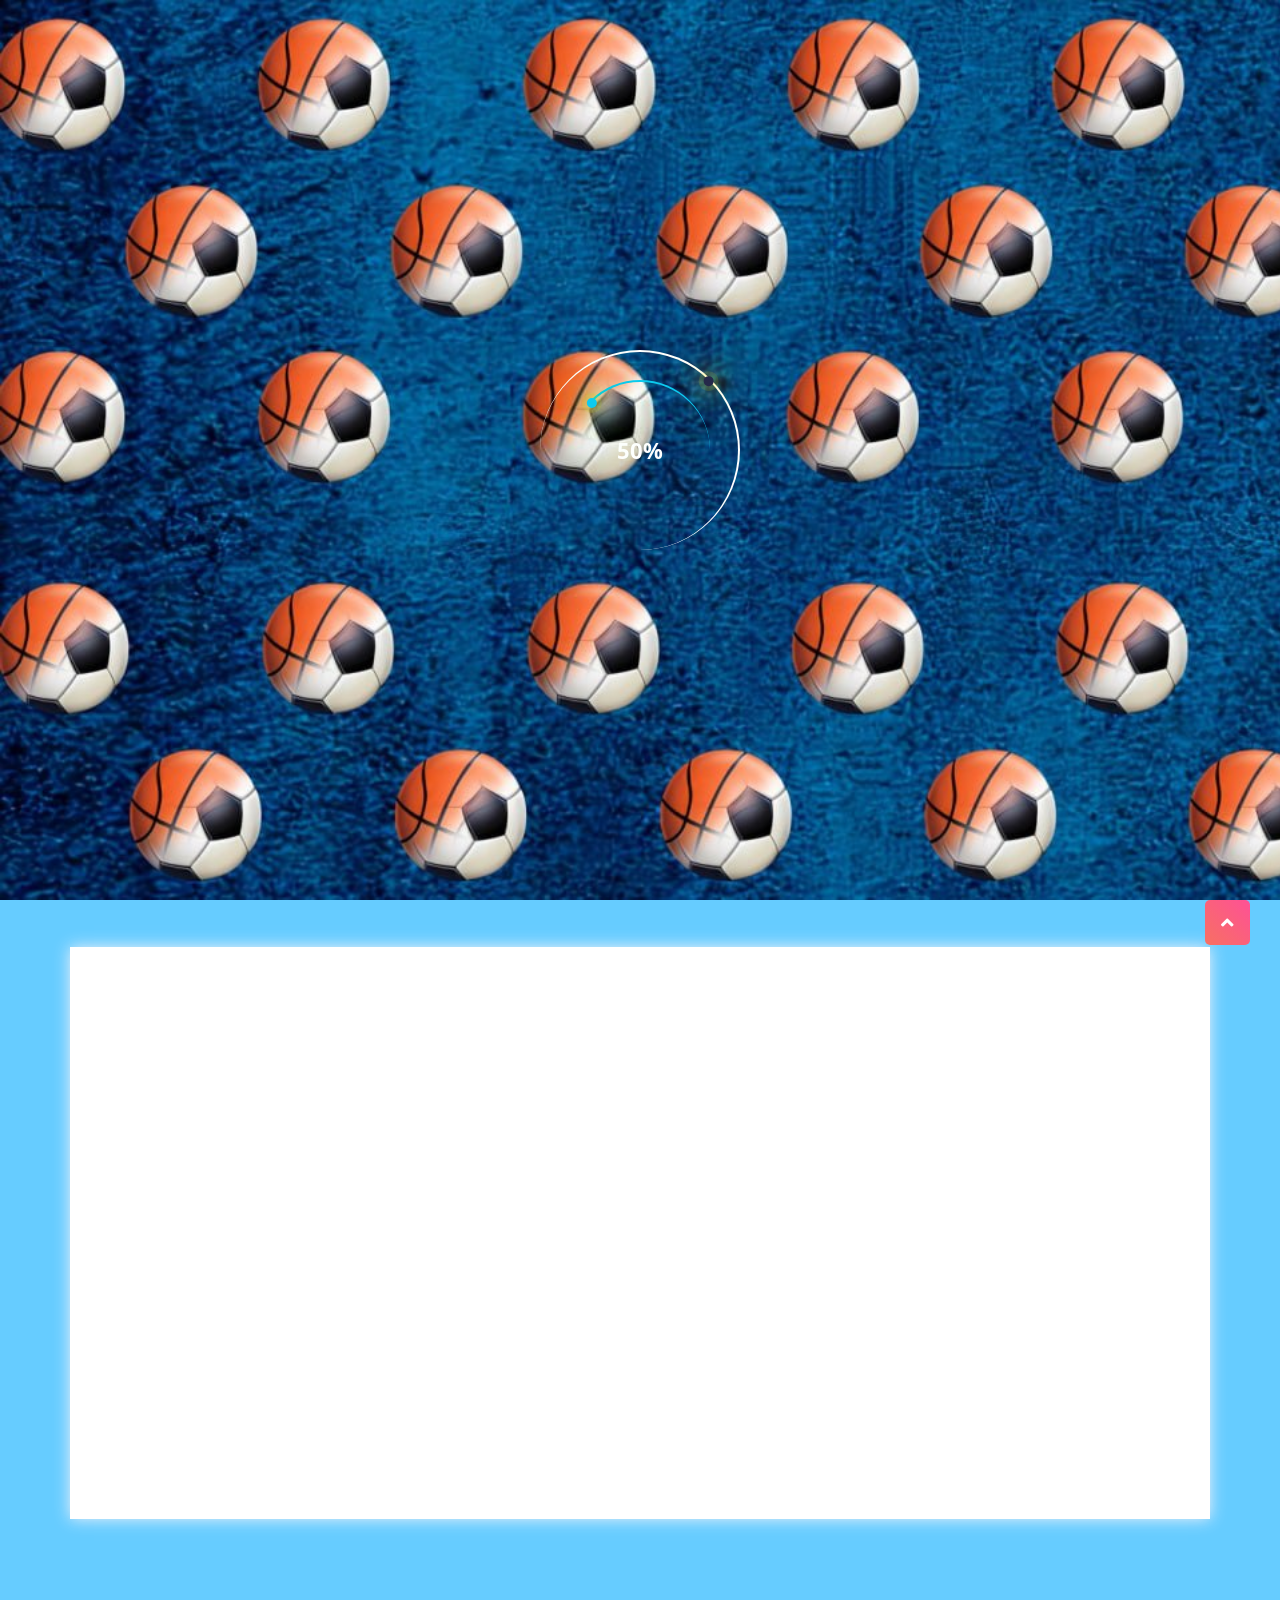
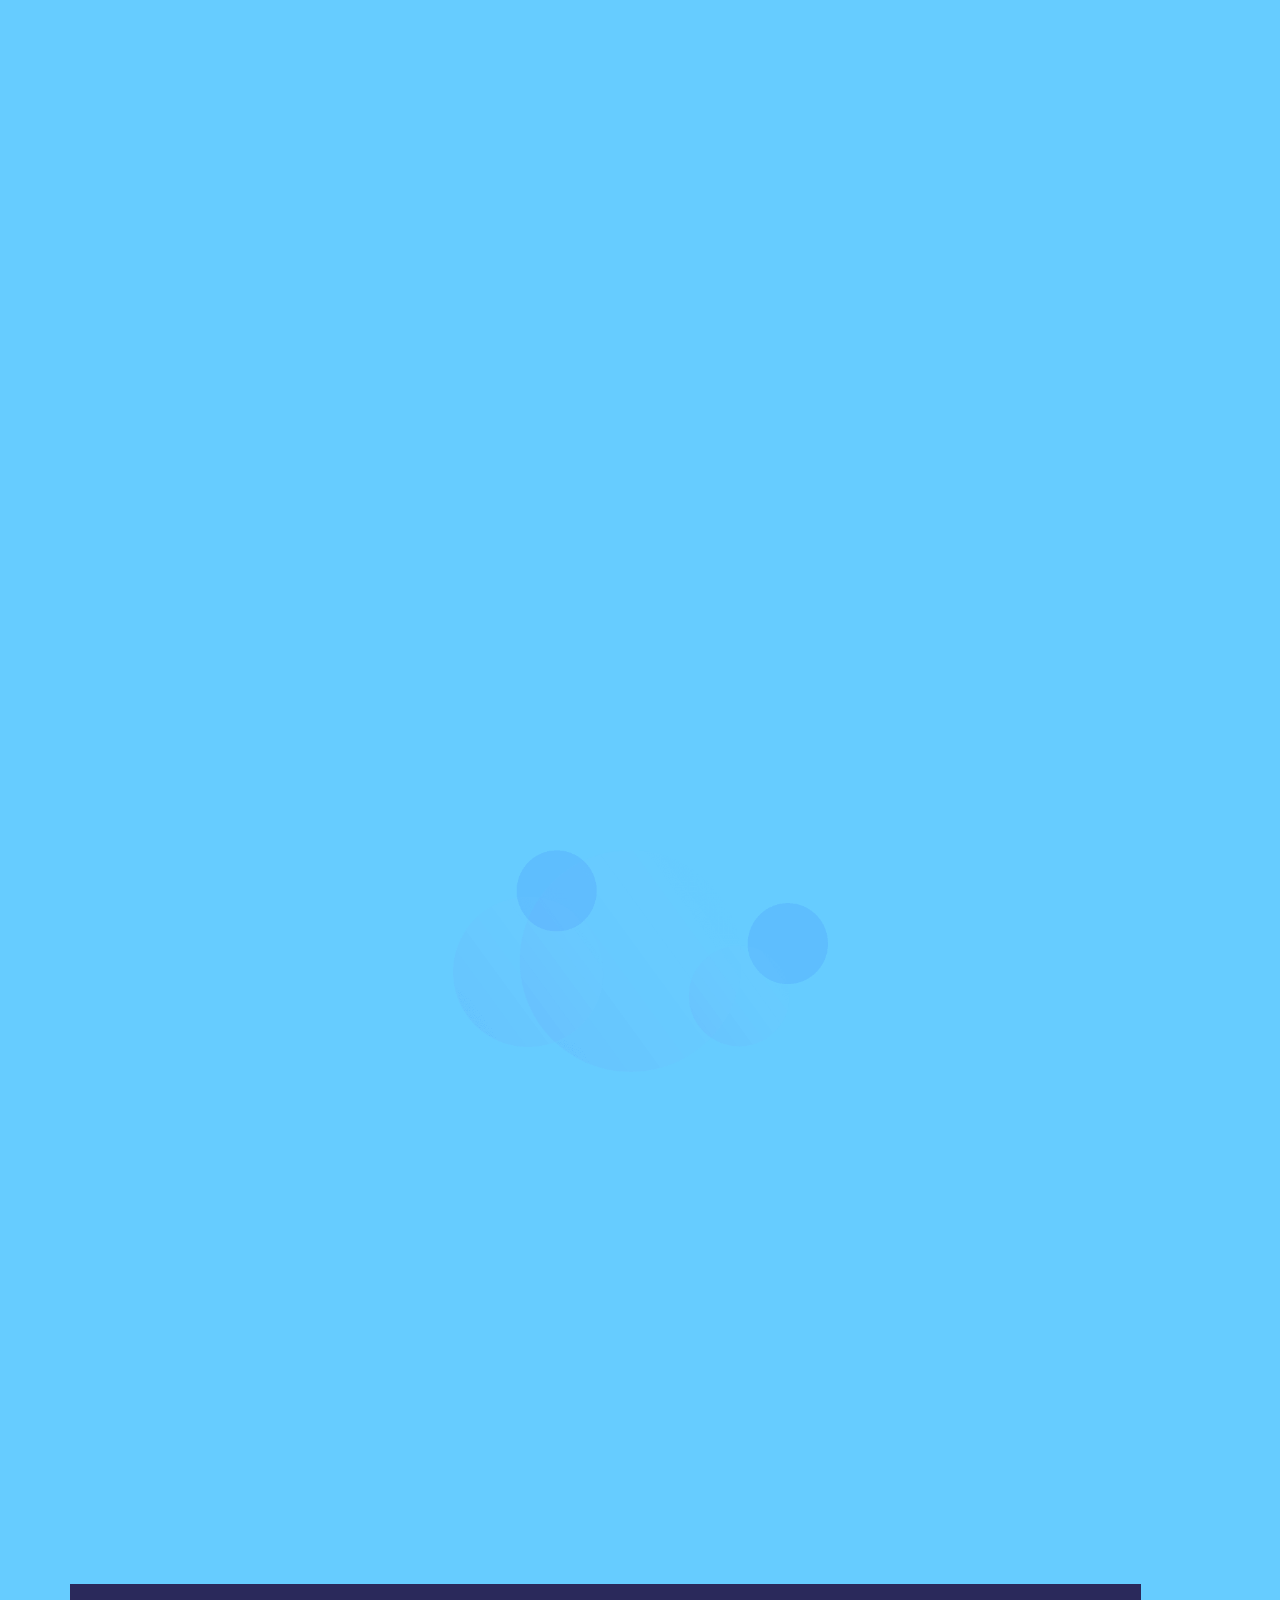
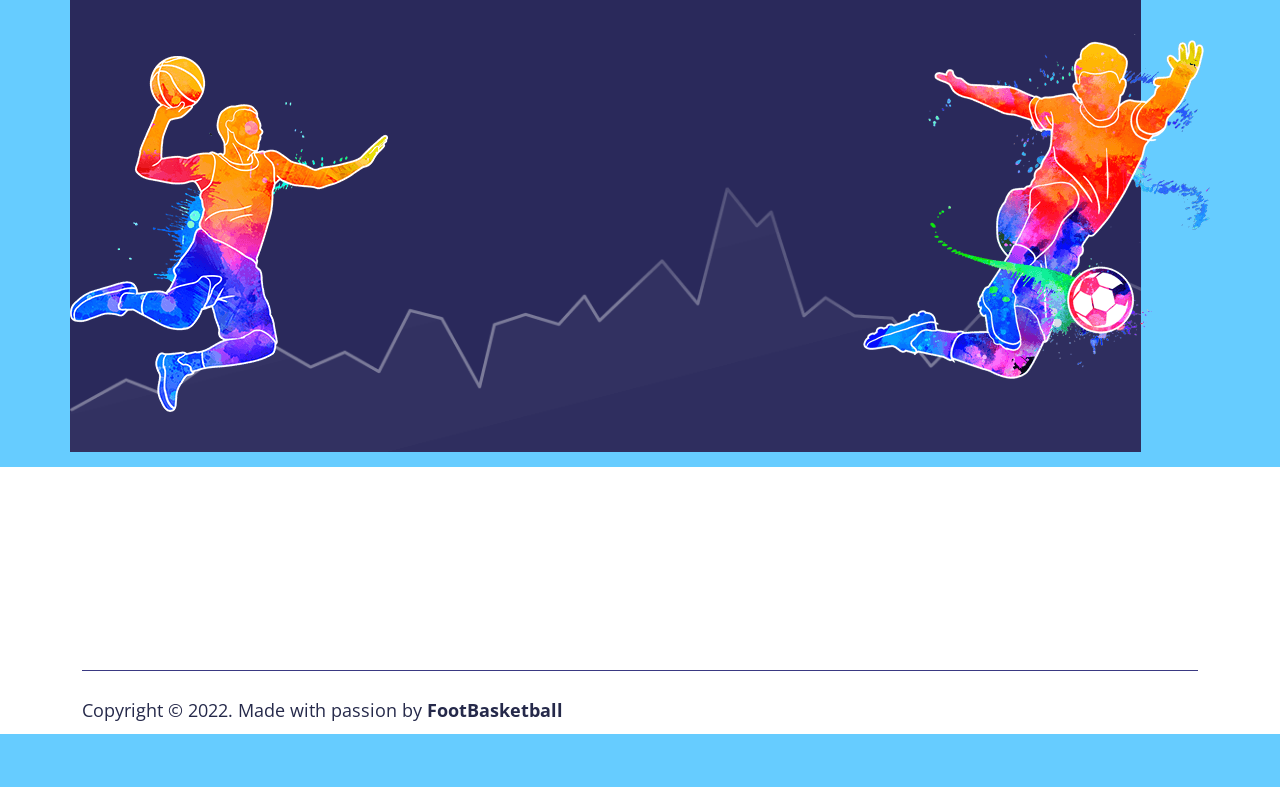
<file: index.html>
<!DOCTYPE html>
<html lang="en-US">

<!-- Mirrored from www.herobett.com/ by HTTrack Website Copier/3.x [XR&CO'2014], Mon, 23 May 2022 19:39:41 GMT -->

<head>
    <!--required meta-->
    <meta charset="UTF-8">
    <meta http-equiv="X-UA-Compatible" content="IE=edge">
    <meta name="viewport" content="width=device-width, initial-scale=1.0">

    <!--title for this document-->
    <title>FootBasketball &mdash; Decentralized crypto betting</title>
    <!--favicon for this document-->
    <link rel="shortcut icon" href="ico.ico" type="image/x-icon">
    <!--keywords for this  document-->
    <meta name="keywords" content="Get Ready to Betting">
    <!--description for this document-->
    <meta name="description" content="">
    <!--author of this document-->
    <meta name="author" content="pixelaxis">

    <!--bootstrap 5 minified css source-->
    <link rel="stylesheet" href="assets/css/vendor/bootstrap.min.css">
    <!--fontawesome 5 minified css source-->
    <link rel="stylesheet" href="assets/icons/font_awesome/css/all.min.css">
    <!--flaticon css source-->
    <link rel="stylesheet" href="ico.ico">
    <!--owl carousel-2.3.4 minified css source-->
    <link rel="stylesheet" href="assets/css/vendor/owl.carousel.min.css">
    <!--owl carousel-2.3.4 theme default minified css source-->
    <link rel="stylesheet" href="assets/css/vendor/owl.theme.default.min.css">
    <!--magnific popup css source-->
    <link rel="stylesheet" href="assets/css/vendor/magnific-popup.css">
    <!--jquery nice select css source-->
    <link rel="stylesheet" href="assets/css/vendor/nice-select.css">
    <!--animate css source-->
    <link rel="stylesheet" href="assets/css/vendor/animate.css">
    <!--custom css start-->
    <link rel="stylesheet" href="assets/css/main.css">
    <style>
        body {
            background-image: linear-gradient(​#0099ff, ​#0099ff);
            background-color: #0099ff;
        }

        .dark {
            background-image: linear-gradient(​#0099ff, ​#0099ff);

        }
    </style>

</head>

<body class="dark">


    <!--===preloader start===-->
    <div class="loader_wrapper" id="preloader" style="background-image: url('load2.jpg');  background-repeat: no-repeat;
    background-size: 100% 100%; background-size: cover;">
        <div class="loader">
            <div class="face" style="border-color: #ffffff #ffffff transparent">
                <div class="circle"></div>
            </div>
            <div class="face">
                <div class="circle sd"></div>
            </div>
            <div class="percent">
                <span style="color: #ffffff;" class="counterr">100</span><span style="color: #ffffff;"
                    class="per">%</span>
            </div>
        </div>
    </div>
    <!--===preloader end===-->

    <!--====header navbar start====-->
    <header>
        <nav class="navbar fixed-top navbar-expand-lg">
            <div class="container">
                <a class="navbar-brand" href="#">
                    <img src="assets/images/home_banner/players.png" alt="Spovest Logo" id="logo0">
                    <img src="assets/images/Logo-dark-n.png" alt="Spovest Logo" id="logo">
                </a>
                <div class="d-flex flex-row order-2 order-lg-3 user_info">
                    <div class="group_btn d-none d-sm-block">
                        <a href="https://poocoin.app/tokens/&nbsp;&nbsp;&nbsp;&nbsp;&nbsp;&nbsp;&nbsp;&nbsp;"
                            target="_blank" class="group_link registration hover">CHART</a>
                    </div>
                    <button class="navbar-toggler" type="button" data-bs-toggle="collapse" data-bs-target="#navDefault"
                        aria-controls="navDefault" aria-expanded="false" aria-label="Toggle navigation" id="toggleIcon">
                        <span class="bar_one"></span>
                        <span class="bar_two"></span>
                        <span class="bar_three"></span>
                    </button>
                </div>
                <div class="collapse navbar-collapse justify-content-end order-3 order-lg-2" id="navDefault">
                    <ul class="navbar-nav">
                        <li class="nav-item">
                            <a class="nav-link" href="#home">Home</a>
                        </li>
                        <li class="nav-item">
                            <a class="nav-link" href="#aboutus">About Us</a>
                        </li>
                        <li class="nav-item">
                            <a class="nav-link" href="#plataform">Platform</a>
                        </li>
                        <li class="nav-item">
                            <a class="nav-link" target="_blank" href="roadmap/roadmap.html">RoadMap</a>
                        </li>
                        <li class="nav-item">
                            <a class="nav-link pd_right" href="#social">Social</a>
                        </li>
                        <li class="nav-item d-block d-sm-none">
                            <a class="nav-link registration" href="#">WHITEPAPER</a>
                        </li>
                        <li class="nav-item d-block d-sm-none">
                            <a class="nav-link registration hover" target="_blank"
                                href="https://poocoin.app/tokens/&nbsp;&nbsp;&nbsp;&nbsp;&nbsp;&nbsp;&nbsp;&nbsp;">CHART</a>
                        </li>
                    </ul>
                </div>
            </div>
        </nav>
    </header>
    <!--====header navbar end====-->

    <!--====banner section start====-->
    <section class="home_banner_wrapper" id="home">
        <div class="container">
            <div class="row home_banner_row d-flex align-items-center">
                <div class="col-lg-5">
                    <div class="inner">
                        <h1 class="hero_title reveal">FootBasketball</h1>
                        <p class="section_info"> </p>
                        <p class="section_info"> </p>
                        <p class="section_info reveal">Contract: <a id="contactaddress" style=" font-size: 80%;"
                                href="https://bscscan.com/address/&nbsp;&nbsp;&nbsp;&nbsp;&nbsp;&nbsp;&nbsp;&nbsp;">&nbsp;&nbsp;&nbsp;&nbsp;&nbsp;&nbsp;&nbsp;&nbsp;</a>
                            <br><a target="_blank"></a></p>

                        <BR>
                        <!--====<p id="demo"></p>====-->

                        <div class="btn_wrapper d-flex align-items-center reveal">
                            <div class="trade_btn">
                                <a style="margin-top:-55%;"
                                    href="https://pancakeswap.finance/swap#/swap?outputCurrency=&nbsp;&nbsp;&nbsp;&nbsp;&nbsp;&nbsp;&nbsp;&nbsp;"
                                    target="_blank" class="btn btn-primary ">BUY ON PANCAKESWAP</a>
                            </div>

                            <div class="video_btn" style="margin-top: -23%;">
                                <i class="flaticon-play-arrow"></i>
                                </a>
                            </div>

                            <script>
                                //  var item = document.getElementById('autoload');
                                //  item.click()
                            </script>


                        </div>
                    </div>
                </div>
                <div class="col-lg-7">
                    <div class="inner text-center">
                        <img src="assets/images/home_banner/players.gif" alt="Home Banner Illustration">
                    </div>
                </div>
            </div>
        </div>
    </section>
    <!--====banner section end====-->

    <!--====slider section start====-->
    <section class="slider_wrapper">
        <div class="container">
            <div class="slider_row owl-carousel owl-theme">
                <div class="slider_items d-flex align-items-center">
                    <div class="left_col reveal">
                        <div class="img_wrapper d-flex align-items-center justify-content-center">
                            <a href="player-profile.html" class="bg_pink">
                                <img src="assets/images/slider/trader_1.png" alt="Trader One">
                            </a>
                            <span class="bg_pink d-inline-flex align-items-center justify-content-center"></span>
                        </div>
                    </div>
                    <div class="right_col flex-grow-1 reveal">
                        <h5>
                            <a>PancakeSwap</a>
                        </h5>
                        <p>Exchange Dex</p>
                        <div class="price_line d-flex align-items-center">

                        </div>
                    </div>
                </div>

                <div class="slider_items d-flex align-items-center reveal">
                    <div class="left_col">
                        <div class="img_wrapper img_bg_two d-flex align-items-center justify-content-center">
                            <a href="player-profile.html" class="bg_purple">
                                <img src="assets/images/slider/trader_2.png" alt="Trader Two">
                            </a>
                            <span class="bg_purple d-inline-flex align-items-center justify-content-center"></span>
                        </div>
                    </div>
                    <div class="right_col flex-grow-1">
                        <h5>
                            <a>PooCoin</a>
                        </h5>
                        <p>Charts analysis</p>
                        <div class="price_line d-flex align-items-center">

                        </div>
                    </div>
                </div>


            </div>
        </div>
    </section>
    <!--====slider section end====-->


    <!--====passion section start====-->
    <section class="passion_wrapper" id="aboutus">
        <div class="container">
            <div class="row passion_row d-flex align-items-center">
                <div class="col-lg-6 order-last order-lg-first reveal">
                    <div class="left_col text-center text-lg-start">
                        <img src="assets/images/about/illustration.png" alt="Love and Passion">
                    </div>
                </div>
                <div class="col-lg-6 order-first order-lg-last ">
                    <div class="right_col reveal">
                        <h4 class="secondary reveal">A Few Words About Us</h4>
                        <h1 class="section_title reveal">Love and Passion for the Game</h1>
                        <p class="para reveal">✅FootBasketball is an NFT application and lottery project, it will make the
                            investor happy with various activities, and it will always focus on the future with football
                            and basketball games, which are the most popular sports in the global world.🏀⚽️.</p>
                        <!-- <p class="para">Get ready for a new betting experience on a decentralized platform, where your cryptos will speak for you!</p> -->
                    </div>
                </div>
            </div>
        </div>
    </section>
    <!--====passion section end====-->


    <img />


    <!--====play section start====-->
    <section>
        <div class="container" id="plataform">
            <div class="row play_row d-flex align-items-center">
                <div class="col-lg-5 reveal">
                    <div class="inner">
                        <h1 class="section_title">Bet with football and basketball in crypto!</h1>
                        <p class="section_info">Buy, sell or trade your favourite athletes just like stocks on a stock
                            market.</p>
                        <div class="inner_row d-flex align-items-center">
                            <div class="inner_col">
                                <div class="left_col">
                                    <img src="assets/images/play/payment.png" alt="Secure Payments">
                                </div>
                            </div>
                            <div class="inner_col">
                                <div class="right_col">
                                    <h5>Bet in crypto</h5>
                                </div>
                            </div>
                        </div>
                        <div class="inner_row d-flex align-items-center">
                            <div class="inner_col">
                                <div class="left_col">
                                    <img src="assets/images/play/transparent.png" alt="Transparent">
                                </div>
                            </div>
                            <div class="inner_col">
                                <div class="right_col">
                                    <h5>Transparent</h5>
                                </div>
                            </div>
                        </div>

                    </div>
                </div>
                <div class="col-lg-7 reveal">
                    <div class="inner">
                        <img src="assets/images/play/illustration.gif" alt="Play Illustration" id="inner-left-col-img">
                    </div>
                </div>
            </div>
        </div>
    </section>
    <!--====play section end====-->

    <!--====invite section start====-->

    <!--====invite section end====-->

    <!--====testimonial section start====-->

    <!--====testimonial section end====-->



 
    <!--====accordion section start====-->
    <section class="accordion_section" id="social">
        <div class="container">
            <div class="accordion_wrapper ">
                <div class="title_wrapper text-center">
                    <h1 class="section_title reveal">SOCIAL</h1>
                    <p class="section_info reveal">After all, what social networks are we on?</p>
                </div>
                <!--accordion items start-->
                <div class="accordion " id="accordionOne">
                    <!-- <div class="accordion-item">
                            <h2 class="accordion-header" id="headingOne">
                                <button class="accordion-button d-flex align-items-center" type="button" data-bs-toggle="collapse" data-bs-target="#collapseOne" aria-expanded="true" aria-controls="collapseOne">
                                    <a href="https://t.me/Footbasketboll">
                                        <img src="assets/images/faq/ac-icon.png" alt="Icon">
                                    </a>
                                    Find us on Telegram
                                </button>
                            </h2>
                            <div id="collapseOne" class="accordion-collapse collapse show" aria-labelledby="headingOne" data-bs-parent="#accordionOne">
                                <div class="accordion-body">
                                    <p class="para"> Telegram - <a href="https://t.me/Footbasketboll">@FootBasketball</a></p>
                                </div>
                            </div>
                        </div> -->
                    <div class="accordion-item reveal">
                        <h2 class="accordion-header" id="headingOne">
                            <button class="accordion-button d-flex align-items-center" type="button"
                                data-bs-toggle="collapse" data-bs-target="#collapseOne" aria-expanded="true"
                                aria-controls="collapseOne">
                                <img src="assets/images/faq/ac-icon.png" alt="Icon"> Find us on Telegram
                            </button>
                        </h2>
                        <div id="collapseOne" class="accordion-collapse collapse show" aria-labelledby="headingOne"
                            data-bs-parent="#accordionOne">
                            <div class="accordion-body">
                                <p class="para">Telegram - <a href="http://t.me/Footbasketboll" target="_blank"
                                        rel="noopener noreferrer">@Footbasketboll</a></p>
                            </div>
                        </div>
                    </div>
                    <div class="accordion-item reveal">
                        <h2 class="accordion-header" id="headingTwo">
                            <button class="accordion-button collapsed d-flex align-items-center" type="button"
                                data-bs-toggle="collapse" data-bs-target="#collapseTwo" aria-expanded="true"
                                aria-controls="collapseTwo">
                                <img src="assets/images/faq/ac-icon2.png" alt="Icon"> Find us on Twitter
                            </button>
                        </h2>
                        <div id="collapseTwo" class="accordion-collapse collapse" aria-labelledby="headingTwo"
                            data-bs-parent="#accordionOne">
                            <div class="accordion-body">
                                <p class="para">Twitter - <a href="http://twitter.com/footbasketbool" target="_blank"
                                        rel="noopener noreferrer">@footbasketbool</a></p>
                            </div>
                        </div>
                    </div>

                    <div id="pictures">
                        <div class="imgsize ">
                            <img src="assets/images/man1.png" id="rightIMG" />
                            <img src="assets/images/man2.png" id="leftIMG" />
                        </div>
                    </div>




                </div>
                <!--accordion items end-->
            </div>
        </div>
    </section>
    <!--====accordion section end====-->

    <!--====experience section start====-->
    <section>
        <div class="container p-0 expcontainer ">
            <div class="experience ">
                <div class="experience_content text-center ">
                    <h1 class="section_title reveal">Experience the future of fantasy sports</h1>

                    <a  href="https://pancakeswap.finance/swap#/swap?outputCurrency=&nbsp;&nbsp;&nbsp;&nbsp;&nbsp;&nbsp;&nbsp;&nbsp;"
                        target="_blank" class="btn btn-primary reveal">Buy FootBasketball</a>
                </div>
            </div>
        </div>
    </section>
    <!--====experience section end====-->

    <!--====footer navbar start-->
    <footer>
        <div class="container">
            <div class="row footer_nav d-flex align-items-center">
                <div class="col-lg-7 reveal">
                    <ul class="nav justify-content-center justify-content-sm-start">
                        <li class="nav-item">
                            <a class="nav-link "
                                href="https://pancakeswap.finance/swap#/swap?outputCurrency=&nbsp;&nbsp;&nbsp;&nbsp;&nbsp;&nbsp;&nbsp;&nbsp;"
                                target="_blank">BUY ON PANCAKESWAP</a>
                        </li><br />

                    </ul>
                </div>
                <div class="col-lg-5 reveal">
                    <ul class="nav justify-content-center justify-content-sm-start justify-content-lg-end">
                        <li class="nav-item">
                            <a class="nav-link ml-0" href="#">
                                <img src="assets/images/footer/apple_store.png" alt="Download from Apple Store">
                            </a>
                        </li>
                        <li class="nav-item">
                            <a class="nav-link mr-0" href="#">
                                <img src="assets/images/footer/google_store.png" alt="Download from Google Play Store">
                            </a>
                        </li>
                    </ul>
                </div>
            </div>
            <hr>
            <div class="row footer_copyright d-flex align-items-center">
                <div class="col-lg-7 text-center text-sm-start">
                    <p class="para">Copyright &#169; 2022. Made with passion by <a>FootBasketball</a></p>
                </div>

            </div>
        </div>
    </footer>
    <!--====footer navbar end====-->

    <!--===scroll bottom to top===-->
    <a href="#" class="scrollToTop">
        <i class="fas fa-angle-up"></i>
    </a>
    <!--===scroll bottom to top===-->


    <!--====js scripts start====-->
    <!--jquery-3.6.0 minified source-->
    <script src="assets/js/vendor/jquery-3.6.0.min.js"></script>
    <!--bootstrap 5 minified bundle js source-->
    <script src="assets/js/vendor/bootstrap.bundle.min.js"></script>
    <!--waypoints-4.0.0 minified js source-->
    <script src="assets/js/vendor/jquery.waypoints.min.js"></script>
    <!--counter up-1.0.0 minified js source-->
    <script src="assets/js/vendor/jquery.counterup.min.js"></script>
    <!--owl carousel-2.3.4 minified js source-->
    <script src="assets/js/vendor/owl.carousel.min.js"></script>
    <!--magnific popup-1.1.0 js source-->
    <script src="assets/js/vendor/jquery.magnific-popup.min.js"></script>
    <!--jquery nice select minified source-->
    <script src="assets/js/vendor/jquery.nice-select.min.js"></script>
    <!--wow-1.1.3 minified js source-->
    <script src="assets/js/vendor/wow.min.js"></script>
    <!--custom js source-->
    <script src="assets/js/main.js"></script>
    <!--====js scripts end====-->

    <script>
        // Set the date we're counting down to
        var countDownDate = new Date("Apr 22, 2022 22:00:00").getTime();

        // Update the count down every 1 second
        var x = setInterval(function () {

            // Get today's date and time
            var now = new Date().getTime();

            // Find the distance between now and the count down date
            var distance = countDownDate - now;

            // Time calculations for days, hours, minutes and seconds
            var days = Math.floor(distance / (1000 * 60 * 60 * 24));
            var hours = Math.floor((distance % (1000 * 60 * 60 * 24)) / (1000 * 60 * 60));
            var minutes = Math.floor((distance % (1000 * 60 * 60)) / (1000 * 60));
            var seconds = Math.floor((distance % (1000 * 60)) / 1000);

            // Display the result in the element with id="demo"
            document.getElementById("demo").innerHTML = days + "d " + hours + "h " +
                minutes + "m " + seconds + "s ";

            // If the count down is finished, write some text
            if (distance < 0) {
                clearInterval(x);
                document.getElementById("demo").innerHTML = "EXPIRED";
            }
        }, 1000);
    </script>

    <script>
        // Set the date we're counting down to
        var countDownDate = new Date("Apr 22, 2022 22:00:00").getTime();

        // Update the count down every 1 second
        var x = setInterval(function () {

            // Get today's date and time
            var now = new Date().getTime();

            // Find the distance between now and the count down date
            var distance = countDownDate - now;

            // Time calculations for days, hours, minutes and seconds
            var days = Math.floor(distance / (1000 * 60 * 60 * 24));
            var hours = Math.floor((distance % (1000 * 60 * 60 * 24)) / (1000 * 60 * 60));
            var minutes = Math.floor((distance % (1000 * 60 * 60)) / (1000 * 60));
            var seconds = Math.floor((distance % (1000 * 60)) / 1000);

            // Display the result in the element with id="demo"
            document.getElementById("demo").innerHTML = days + "d " + hours + "h " +
                minutes + "m " + seconds + "s ";

            // If the count down is finished, write some text
            if (distance < 0) {
                clearInterval(x);
                document.getElementById("demo").innerHTML = "EXPIRED";
            }
        }, 1000);
    </script>




</body>

<!-- Mirrored from www.herobett.com/ by HTTrack Website Copier/3.x [XR&CO'2014], Mon, 23 May 2022 19:39:52 GMT -->

</html>
</file>
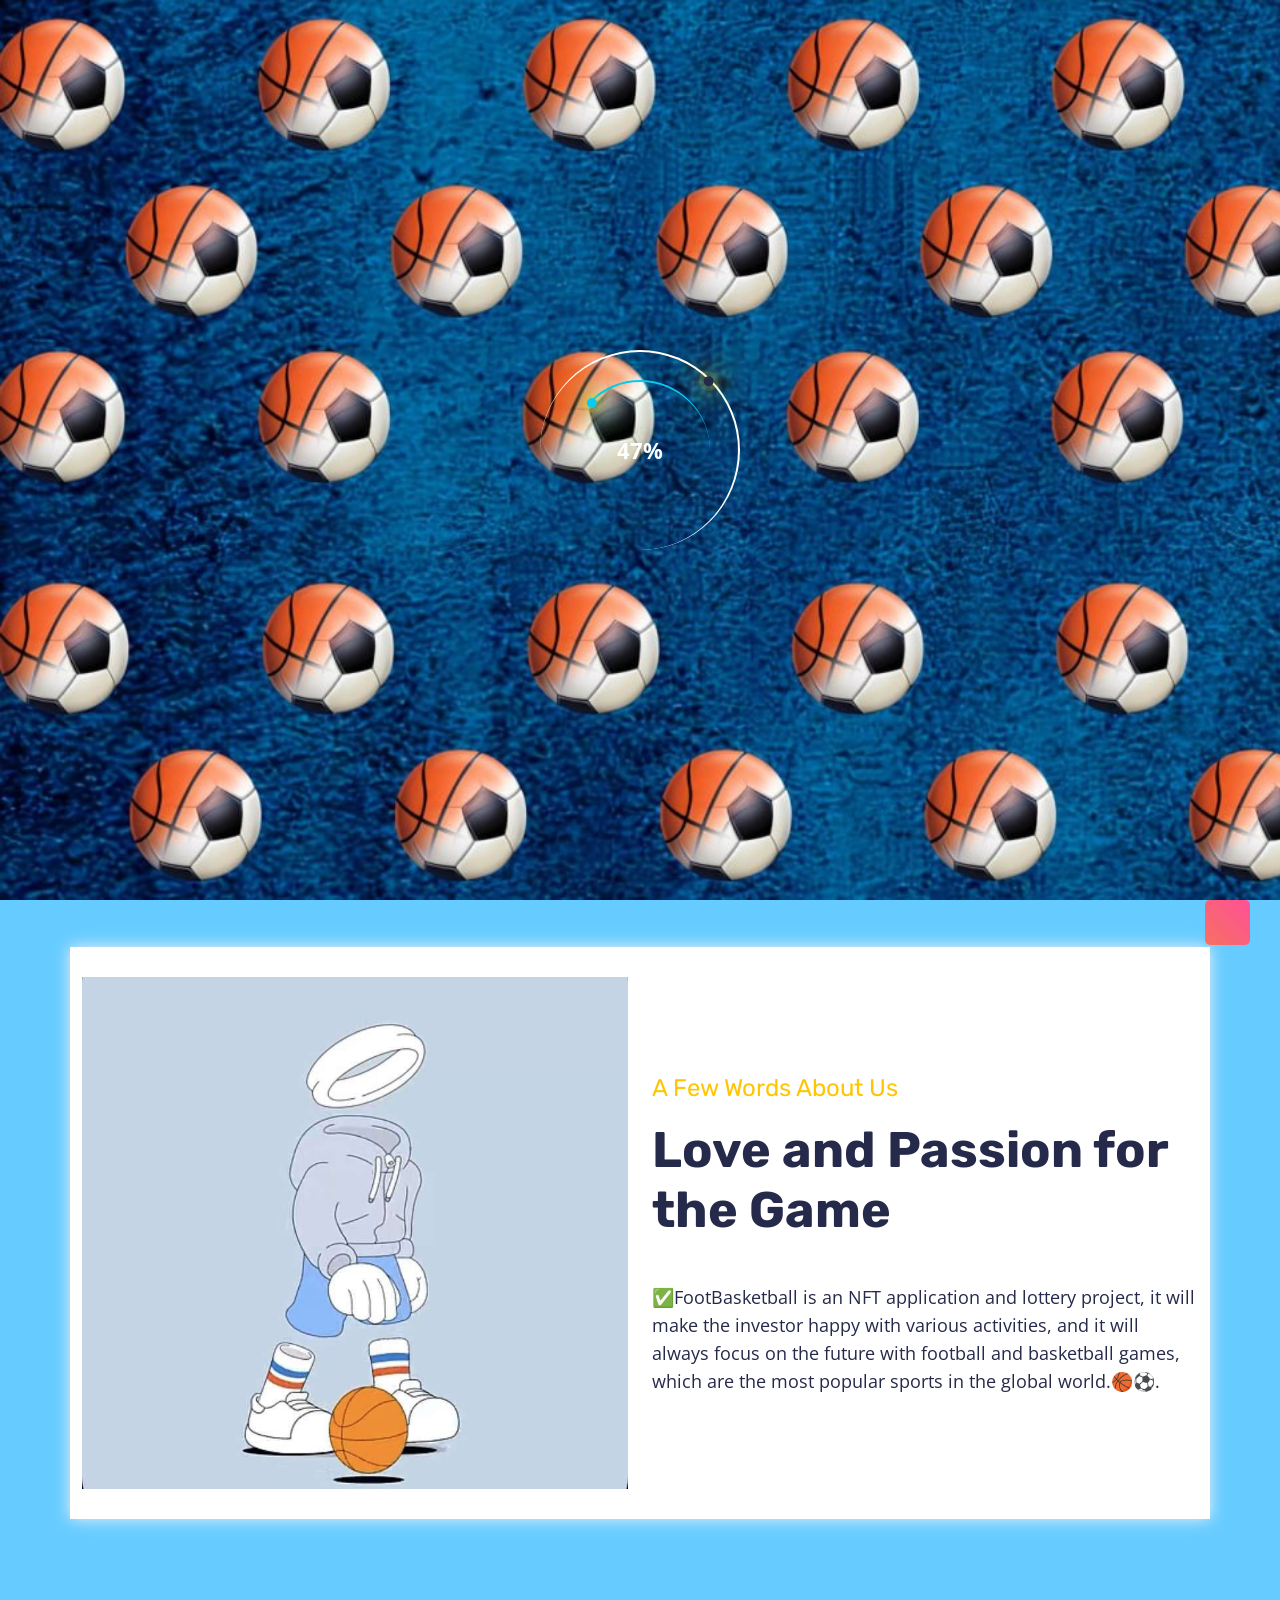
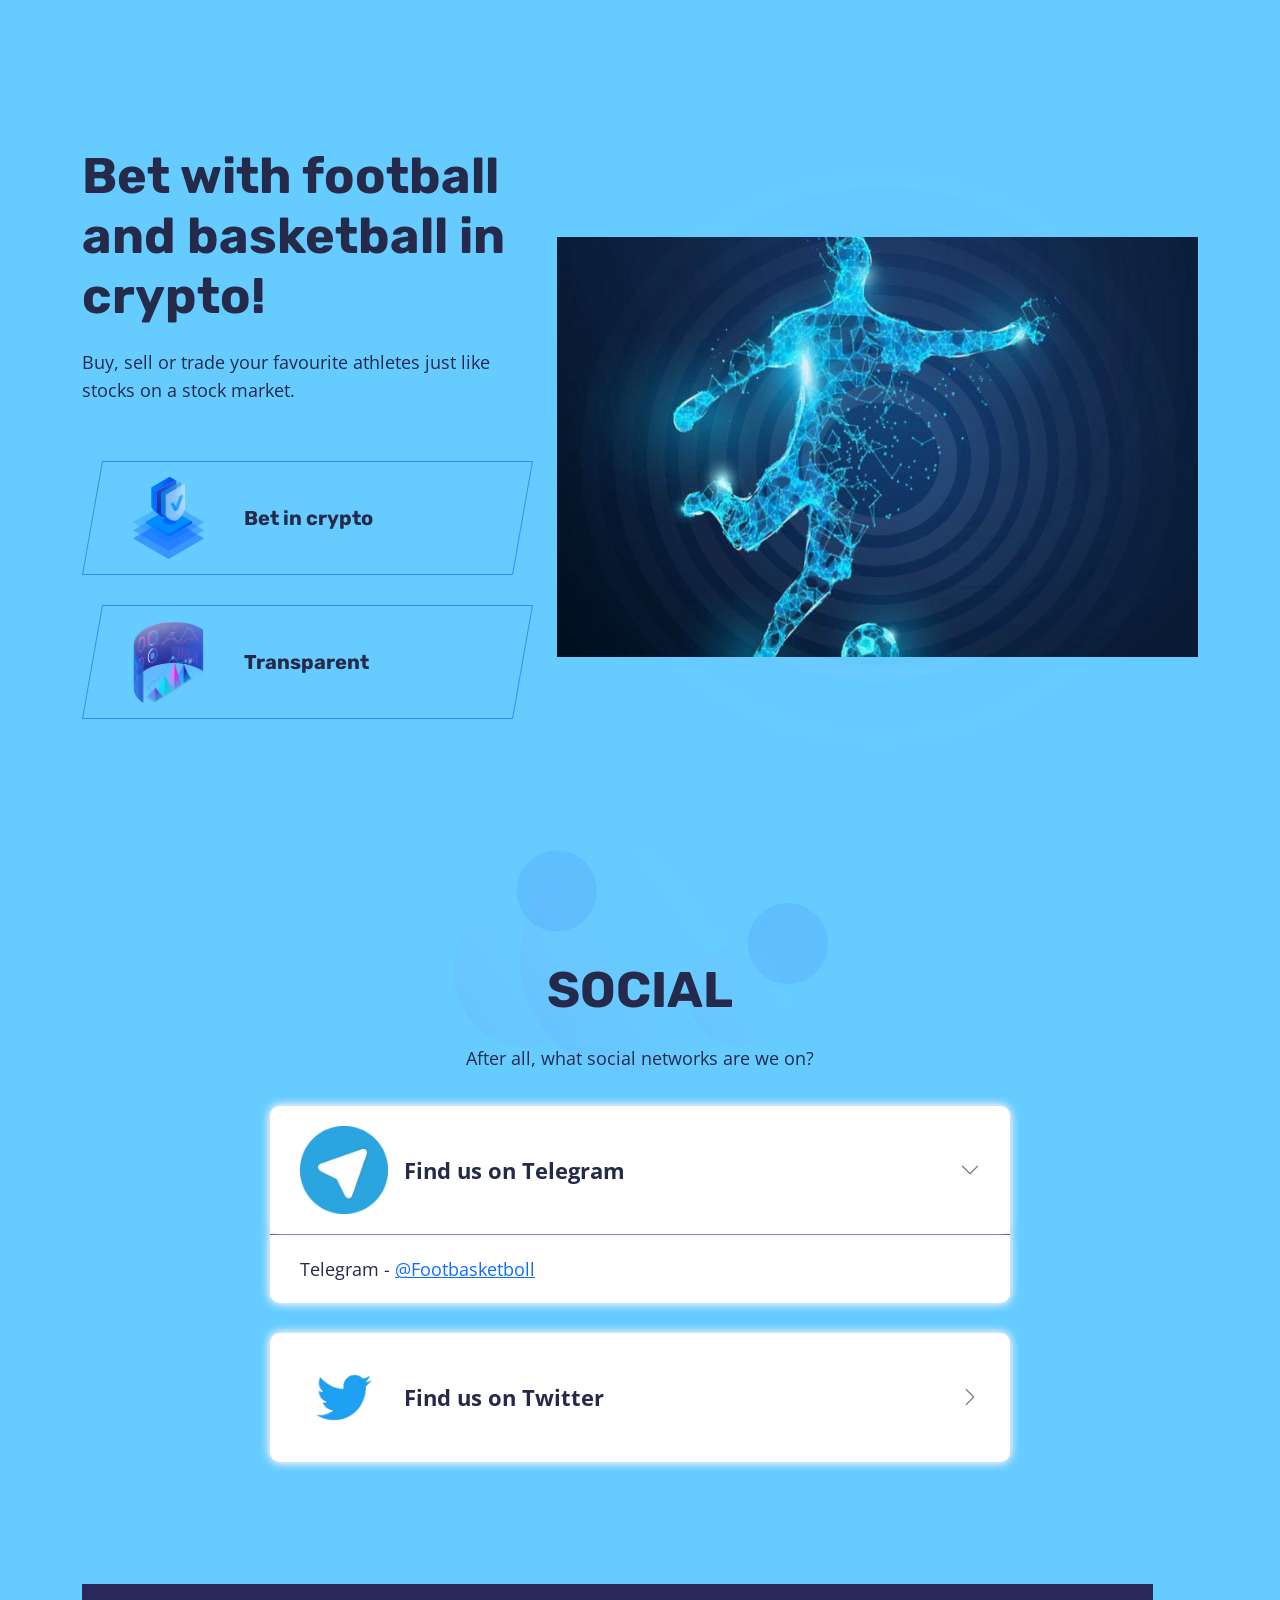
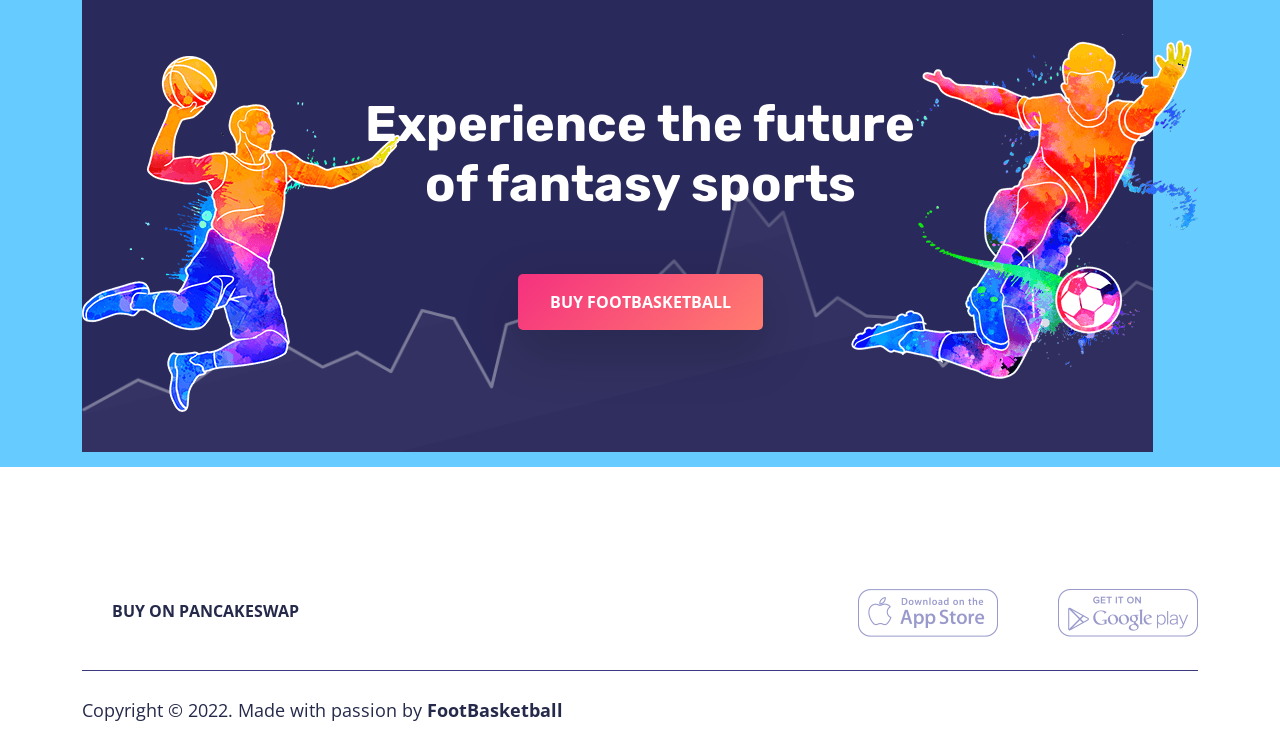
<file: index-2.html>
<!DOCTYPE html>
<html lang="en-US">

<!-- Mirrored from www.herobett.com/ by HTTrack Website Copier/3.x [XR&CO'2014], Mon, 23 May 2022 19:39:41 GMT -->
<head>
    <!--required meta-->
    <meta charset="UTF-8">
    <meta http-equiv="X-UA-Compatible" content="IE=edge">
    <meta name="viewport" content="width=device-width, initial-scale=1.0">

    <!--title for this document-->
    <title>FootBasketball &mdash; Decentralized crypto betting</title>
    <!--favicon for this document-->
    <link rel="shortcut icon" href="ico.ico" type="image/x-icon">
    <!--keywords for this  document-->
    <meta name="keywords" content="Get Ready to Betting">
    <!--description for this document-->
    <meta name="description" content="">
    <!--author of this document-->
    <meta name="author" content="pixelaxis">

    <!--bootstrap 5 minified css source-->
    <link rel="stylesheet" href="assets/css/vendor/bootstrap.min.css">
    <!--fontawesome 5 minified css source-->
    <link rel="stylesheet" href="assets/icons/font_awesome/css/all.min.css">
    <!--flaticon css source-->
    <link rel="stylesheet" href="ico.ico">
    <!--owl carousel-2.3.4 minified css source-->
    <link rel="stylesheet" href="assets/css/vendor/owl.carousel.min.css">
    <!--owl carousel-2.3.4 theme default minified css source-->
    <link rel="stylesheet" href="assets/css/vendor/owl.theme.default.min.css">
    <!--magnific popup css source-->
    <link rel="stylesheet" href="assets/css/vendor/magnific-popup.css">
    <!--jquery nice select css source-->
    <link rel="stylesheet" href="assets/css/vendor/nice-select.css">
    <!--animate css source-->
    <link rel="stylesheet" href="assets/css/vendor/animate.css">
    <!--custom css start-->
    <link rel="stylesheet" href="assets/css/main.css">
 
</head>

<body class="dark">
    

    <!--===preloader start===-->
    <div class="loader_wrapper" id="preloader" style="background-image: url('load2.jpg');  background-repeat: no-repeat;
    background-size: 100% 100%; background-size: cover;" >
        <div class="loader">
            <div class="face" style="border-color: #ffffff #ffffff transparent">
                <div class="circle"></div>
            </div>
            <div class="face">
                <div class="circle sd"></div>
            </div>
            <div class="percent" >
                <span style="color: #ffffff;" class="counterr">100</span><span style="color: #ffffff;" class="per">%</span>
            </div>
        </div>
    </div>
    <!--===preloader end===-->

    <!--====header navbar start====-->
    <header> 
        <nav class="navbar fixed-top navbar-expand-lg" >
            <div class="container" >
                <a class="navbar-brand" href="#">
                    <img src="assets/images/Logo-dark-n.png" alt="Spovest Logo" id="logo">
                </a>
                <div class="d-flex flex-row order-2 order-lg-3 user_info">
                    <div class="group_btn d-none d-sm-block">
                        <a href="https://poocoin.app/tokens/" target="_blank" class="group_link registration hover">CHART</a>
                    </div>
                    <button class="navbar-toggler" type="button" data-bs-toggle="collapse" data-bs-target="#navDefault" aria-controls="navDefault" aria-expanded="false" aria-label="Toggle navigation" id="toggleIcon">
                        <span class="bar_one"></span>
                        <span class="bar_two"></span>
                        <span class="bar_three"></span>
                    </button>
                </div>
                <div class="collapse navbar-collapse justify-content-end order-3 order-lg-2" id="navDefault">
                    <ul class="navbar-nav">
                        <li class="nav-item">
                            <a class="nav-link" href="#home">Home</a>
                        </li>
                        <li class="nav-item">
                            <a class="nav-link" href="#aboutus">About Us</a>
                        </li>
                        <li class="nav-item">
                            <a class="nav-link" href="#plataform">Platform</a>
                        </li>
                        <li class="nav-item">
                            <a class="nav-link" target="_blank" href="roadmap/roadmap.html">RoadMap</a>
                        </li>
                        <li class="nav-item">
                            <a class="nav-link pd_right" href="#social">Social</a>
                        </li>
                        <li class="nav-item d-block d-sm-none"> 
                            <a class="nav-link registration" href="#">WHITEPAPER</a>
                        </li>
                        <li class="nav-item d-block d-sm-none">
                            <a class="nav-link registration hover" target="_blank" href="https://poocoin.app/tokens/">CHART</a>
                        </li>
                    </ul>
                </div>
            </div>
        </nav>
    </header>
    <!--====header navbar end====-->

    <!--====banner section start====-->
    <section class="home_banner_wrapper" id="home">
        <div class="container" >
            <div class="row home_banner_row d-flex align-items-center">
                <div class="col-lg-5">
                    <div class="inner">
                        <h1 class="hero_title">FootBasketball</h1>
                        <p class="section_info"> </p>
                        <p class="section_info"> </p>
                        <p class="section_info" >Contract:<a id="contactaddress" style=" font-size: 80%;" href="https://bscscan.com/address/"> </a> <br><a target="_blank" href="TECHAUDIT_FOOTBASKETBALL.pdf"></a></p>
                    
                        <BR>
                         <!--====<p id="demo"></p>====-->
                        
                        <div class="btn_wrapper d-flex align-items-center" >
                            <div class="trade_btn">
                                <a style="margin-top:-55%;" href="https://pancakeswap.finance/swap#/swap?outputCurrency=" target"_blank" class="btn btn-primary">BUY ON PANCAKESWAP</a>
                            </div>
                          
                                 <div class="video_btn" style="margin-top: -23%;"  >
                                    <i class="flaticon-play-arrow"></i>
                                </a>
                            </div>
                            
                              <script>
                                //  var item = document.getElementById('autoload');
                                //  item.click()
                                 </script>
                            
                            
                        </div>
                    </div>
                </div>
                <div class="col-lg-7">
                    <div class="inner text-center">
                        <img src="assets/images/home_banner/players.png" alt="Home Banner Illustration">
                    </div>
                </div>
            </div>
        </div>
    </section>
    <!--====banner section end====-->

    <!--====slider section start====-->
    <section class="slider_wrapper">
        <div class="container">
            <div class="slider_row owl-carousel owl-theme">
                <div class="slider_items d-flex align-items-center">
                    <div class="left_col">
                        <div class="img_wrapper d-flex align-items-center justify-content-center">
                            <a href="player-profile.html" class="bg_pink">
                                <img src="assets/images/slider/trader_1.png" alt="Trader One">
                            </a>
                                <span class="bg_pink d-inline-flex align-items-center justify-content-center"></span>
                        </div>
                    </div>
                    <div class="right_col flex-grow-1">
                        <h5>
                            <a>PancakeSwap</a>
                        </h5>
                        <p>Exchange Dex</p>
                        <div class="price_line d-flex align-items-center">
                           
                        </div>
                    </div>
                </div>
                  
                <div class="slider_items d-flex align-items-center">
                    <div class="left_col">
                        <div class="img_wrapper img_bg_two d-flex align-items-center justify-content-center">
                            <a href="player-profile.html" class="bg_purple">
                                <img src="assets/images/slider/trader_2.png" alt="Trader Two">
                            </a>
                            <span class="bg_purple d-inline-flex align-items-center justify-content-center"></span>
                        </div>
                    </div>
                    <div class="right_col flex-grow-1">
                        <h5>
                                <a>PooCoin</a>
                        </h5>
                        <p>Charts analysis</p>
                        <div class="price_line d-flex align-items-center">
                           
                        </div>
                    </div>
                </div>
             

            </div>
        </div>
    </section>
    <!--====slider section end====-->

   
<!--====passion section start====-->
    <section class="passion_wrapper" id="aboutus">
        <div class="container">
            <div class="row passion_row d-flex align-items-center">
                <div class="col-lg-6 order-last order-lg-first">
                    <div class="left_col text-center text-lg-start">
                        <img src="assets/images/about/illustration.png" alt="Love and Passion">
                    </div>
                </div>
                <div class="col-lg-6 order-first order-lg-last">
                    <div class="right_col">
                        <h4 class="secondary">A Few Words About Us</h4>
                        <h1 class="section_title">Love and Passion for the Game</h1>
                        <p class="para">✅FootBasketball is an NFT application and lottery project, it will make the investor happy with various activities, and it will always focus on the future with football and basketball games, which are the most popular sports in the global world.🏀⚽️.</p>
                        <!-- <p class="para">Get ready for a new betting experience on a decentralized platform, where your cryptos will speak for you!</p> -->
                    </div>
                </div>
            </div>
        </div>
    </section>
    <!--====passion section end====-->


   <img/>
   

    <!--====play section start====-->
    <section>
        <div class="container" id="plataform">
            <div class="row play_row d-flex align-items-center">
                <div class="col-lg-5">
                    <div class="inner">
                        <h1 class="section_title">Bet with football and basketball in crypto!</h1>
                        <p class="section_info">Buy, sell or trade your favourite athletes just like stocks on a stock market.</p>
                        <div class="inner_row d-flex align-items-center">
                            <div class="inner_col">
                                <div class="left_col">
                                    <img src="assets/images/play/payment.png" alt="Secure Payments">
                                </div>
                            </div>
                            <div class="inner_col">
                                <div class="right_col">
                                    <h5>Bet in crypto</h5>
                                </div>
                            </div>
                        </div>
                        <div class="inner_row d-flex align-items-center">
                            <div class="inner_col">
                                <div class="left_col">
                                    <img src="assets/images/play/transparent.png" alt="Transparent">
                                </div>
                            </div>
                            <div class="inner_col">
                                <div class="right_col">
                                    <h5>Transparent</h5>
                                </div>
                            </div>
                        </div>
                      
                    </div>
                </div>
                <div class="col-lg-7">
                    <div class="inner">
                        <img src="assets/images/play/illustration.png" alt="Play Illustration" id="inner-left-col-img">
                    </div>
                </div>
            </div>
        </div>
    </section>
    <!--====play section end====-->

    <!--====invite section start====-->
  
    <!--====invite section end====-->

    <!--====testimonial section start====-->
   
    <!--====testimonial section end====-->
    
    
    

    <!--====accordion section start====-->
    <section class="accordion_section" id="social">
        <div class="container">
            <div class="accordion_wrapper">
                <div class="title_wrapper text-center">
                    <h1 class="section_title">SOCIAL</h1>
                    <p class="section_info">After all, what social networks are we on?</p>
                </div>
                <!--accordion items start-->
                <div class="accordion" id="accordionOne">
                        <!-- <div class="accordion-item">
                            <h2 class="accordion-header" id="headingOne">
                                <button class="accordion-button d-flex align-items-center" type="button" data-bs-toggle="collapse" data-bs-target="#collapseOne" aria-expanded="true" aria-controls="collapseOne">
                                    <a href="https://t.me/Footbasketboll">
                                        <img src="assets/images/faq/ac-icon.png" alt="Icon">
                                    </a>
                                    Find us on Telegram
                                </button>
                            </h2>
                            <div id="collapseOne" class="accordion-collapse collapse show" aria-labelledby="headingOne" data-bs-parent="#accordionOne">
                                <div class="accordion-body">
                                    <p class="para"> Telegram - <a href="https://t.me/Footbasketboll">@FootBasketball</a></p>
                                </div>
                            </div>
                        </div> -->
                    <div class="accordion-item">
                        <h2 class="accordion-header" id="headingOne">
                            <button class="accordion-button d-flex align-items-center" type="button" data-bs-toggle="collapse" data-bs-target="#collapseOne" aria-expanded="true" aria-controls="collapseOne">
                                <img src="assets/images/faq/ac-icon.png" alt="Icon"> Find us on Telegram
                            </button>
                        </h2>
                        <div id="collapseOne" class="accordion-collapse collapse show" aria-labelledby="headingOne" data-bs-parent="#accordionOne">
                            <div class="accordion-body">
                                <p class="para">Telegram - <a href="https://t.me/Footbasketboll">@Footbasketboll</a></p>
                            </div>
                        </div>
                    </div>
                    <div class="accordion-item">
                        <h2 class="accordion-header" id="headingTwo">
                            <button class="accordion-button collapsed d-flex align-items-center" type="button" data-bs-toggle="collapse" data-bs-target="#collapseTwo" aria-expanded="true" aria-controls="collapseTwo">
                                <img src="assets/images/faq/ac-icon2.png" alt="Icon"> Find us on Twitter
                            </button>
                        </h2>
                        <div id="collapseTwo" class="accordion-collapse collapse" aria-labelledby="headingTwo" data-bs-parent="#accordionOne">
                            <div class="accordion-body">
                                <p class="para">Twitter - <a href="https://twitter.com/footbasketbool">@footbasketbool</a></p>
                            </div>
                        </div>
                    </div>
                    
					<div id="pictures">
						<div class="imgsize">
							<img src="assets/images/man1.png" id="rightIMG"/>
							<img src="assets/images/man2.png" id="leftIMG"/>
						</div>
					</div>
                    
                
                
                   
                </div>
                <!--accordion items end-->
            </div>
        </div>
    </section>    
    <!--====accordion section end====-->

    <!--====experience section start====-->
    <section>
        <div class="container">
            <div class="experience">
                <div class="experience_content text-center">
                    <h1 class="section_title" style="    color: #ffffff !important;">Experience the future of fantasy sports</h1>

                    <a href="trade.html" class="btn btn-primary">Buy FootBasketball</a>
                </div>
            </div>
        </div>
    </section>
    <!--====experience section end====-->

    <!--====footer navbar start-->
    <footer>
        <div class="container">
            <div class="row footer_nav d-flex align-items-center">
                <div class="col-lg-7">
                    <ul class="nav justify-content-center justify-content-sm-start">
                        <li class="nav-item">
                            <a class="nav-link" href="https://pancakeswap.finance/swap#/swap?outputCurrency=" target="_blank">BUY ON PANCAKESWAP</a>
                        </li><br/>
                        
                    </ul>
                </div>
                <div class="col-lg-5">
                    <ul class="nav justify-content-center justify-content-sm-start justify-content-lg-end">
                        <li class="nav-item">
                            <a class="nav-link ml-0" href="#">
                                <img src="assets/images/footer/apple_store.png" alt="Download from Apple Store">
                            </a>
                        </li>
                        <li class="nav-item">
                            <a class="nav-link mr-0" href="#">
                                <img src="assets/images/footer/google_store.png" alt="Download from Google Play Store">
                            </a>
                        </li>
                    </ul>
                </div>
            </div>
            <hr>
            <div class="row footer_copyright d-flex align-items-center">
                <div class="col-lg-7 text-center text-sm-start">
                    <p class="para">Copyright &#169; 2022. Made with passion by <a >FootBasketball</a></p>
                </div>
               
            </div>
        </div>
    </footer>
    <!--====footer navbar end====-->

    <!--===scroll bottom to top===-->
    <a href="#" class="scrollToTop"><i class="flaticon-up-chevron"></i></a>
    <!--===scroll bottom to top===-->


    <!--====js scripts start====-->
    <!--jquery-3.6.0 minified source-->
    <script src="assets/js/vendor/jquery-3.6.0.min.js"></script>
    <!--bootstrap 5 minified bundle js source-->
    <script src="assets/js/vendor/bootstrap.bundle.min.js"></script>
    <!--waypoints-4.0.0 minified js source-->
    <script src="assets/js/vendor/jquery.waypoints.min.js"></script>
    <!--counter up-1.0.0 minified js source-->
    <script src="assets/js/vendor/jquery.counterup.min.js"></script>
    <!--owl carousel-2.3.4 minified js source-->
    <script src="assets/js/vendor/owl.carousel.min.js"></script>
    <!--magnific popup-1.1.0 js source-->
    <script src="assets/js/vendor/jquery.magnific-popup.min.js"></script>
    <!--jquery nice select minified source-->
    <script src="assets/js/vendor/jquery.nice-select.min.js"></script>
    <!--wow-1.1.3 minified js source-->
    <script src="assets/js/vendor/wow.min.js"></script>
    <!--custom js source-->
    <script src="assets/js/main.js"></script>
    <!--====js scripts end====-->
    
    <script>
// Set the date we're counting down to
var countDownDate = new Date("Apr 22, 2022 22:00:00").getTime();

// Update the count down every 1 second
var x = setInterval(function() {

  // Get today's date and time
  var now = new Date().getTime();

  // Find the distance between now and the count down date
  var distance = countDownDate - now;

  // Time calculations for days, hours, minutes and seconds
  var days = Math.floor(distance / (1000 * 60 * 60 * 24));
  var hours = Math.floor((distance % (1000 * 60 * 60 * 24)) / (1000 * 60 * 60));
  var minutes = Math.floor((distance % (1000 * 60 * 60)) / (1000 * 60));
  var seconds = Math.floor((distance % (1000 * 60)) / 1000);

  // Display the result in the element with id="demo"
  document.getElementById("demo").innerHTML = days + "d " + hours + "h "
  + minutes + "m " + seconds + "s ";

  // If the count down is finished, write some text
  if (distance < 0) {
    clearInterval(x);
    document.getElementById("demo").innerHTML = "EXPIRED";
  }
}, 1000);
</script>

<script>
// Set the date we're counting down to
var countDownDate = new Date("Apr 22, 2022 22:00:00").getTime();

// Update the count down every 1 second
var x = setInterval(function() {

  // Get today's date and time
  var now = new Date().getTime();

  // Find the distance between now and the count down date
  var distance = countDownDate - now;

  // Time calculations for days, hours, minutes and seconds
  var days = Math.floor(distance / (1000 * 60 * 60 * 24));
  var hours = Math.floor((distance % (1000 * 60 * 60 * 24)) / (1000 * 60 * 60));
  var minutes = Math.floor((distance % (1000 * 60 * 60)) / (1000 * 60));
  var seconds = Math.floor((distance % (1000 * 60)) / 1000);

  // Display the result in the element with id="demo"
  document.getElementById("demo").innerHTML = days + "d " + hours + "h "
  + minutes + "m " + seconds + "s ";

  // If the count down is finished, write some text
  if (distance < 0) {
    clearInterval(x);
    document.getElementById("demo").innerHTML = "EXPIRED";
  }
}, 1000);

</script>


    
    
</body>

<!-- Mirrored from www.herobett.com/ by HTTrack Website Copier/3.x [XR&CO'2014], Mon, 23 May 2022 19:39:52 GMT -->
</html>
</file>
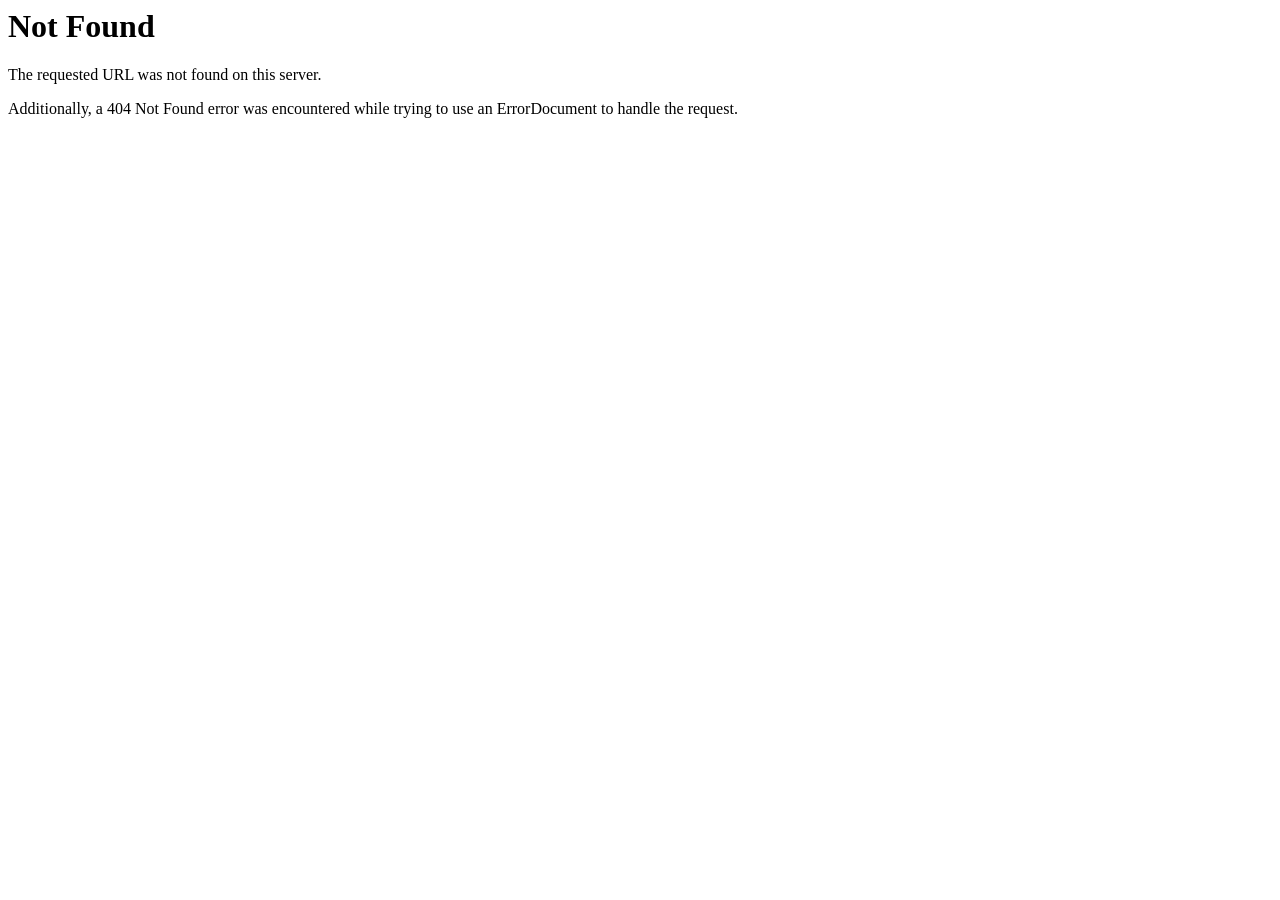
<file: player-profile.html>
<!DOCTYPE HTML PUBLIC "-//IETF//DTD HTML 2.0//EN">
<html><head>
<title>404 Not Found</title>
</head><body>
<h1>Not Found</h1>
<p>The requested URL was not found on this server.</p>
<p>Additionally, a 404 Not Found
error was encountered while trying to use an ErrorDocument to handle the request.</p>
</body></html>
</file>
<file: assets/css/vendor/nice-select.css>
.nice-select {
  -webkit-tap-highlight-color: transparent;
  background-color: #fff;
  border-radius: 5px;
  border: solid 1px #e8e8e8;
  box-sizing: border-box;
  clear: both;
  cursor: pointer;
  display: block;
  float: left;
  font-family: inherit;
  font-size: 14px;
  font-weight: normal;
  height: 42px;
  line-height: 40px;
  outline: none;
  padding-left: 18px;
  padding-right: 30px;
  position: relative;
  text-align: left !important;
  -webkit-transition: all 0.2s ease-in-out;
  transition: all 0.2s ease-in-out;
  -webkit-user-select: none;
     -moz-user-select: none;
      -ms-user-select: none;
          user-select: none;
  white-space: nowrap;
  width: auto; }
  .nice-select:hover {
    border-color: #dbdbdb; }
  .nice-select:active, .nice-select.open, .nice-select:focus {
    border-color: #999; }
  .nice-select:after {
    border-bottom: 2px solid #999;
    border-right: 2px solid #999;
    content: '';
    display: block;
    height: 5px;
    margin-top: -4px;
    pointer-events: none;
    position: absolute;
    right: 12px;
    top: 50%;
    -webkit-transform-origin: 66% 66%;
        -ms-transform-origin: 66% 66%;
            transform-origin: 66% 66%;
    -webkit-transform: rotate(45deg);
        -ms-transform: rotate(45deg);
            transform: rotate(45deg);
    -webkit-transition: all 0.15s ease-in-out;
    transition: all 0.15s ease-in-out;
    width: 5px; }
  .nice-select.open:after {
    -webkit-transform: rotate(-135deg);
        -ms-transform: rotate(-135deg);
            transform: rotate(-135deg); }
  .nice-select.open .list {
    opacity: 1;
    pointer-events: auto;
    -webkit-transform: scale(1) translateY(0);
        -ms-transform: scale(1) translateY(0);
            transform: scale(1) translateY(0); }
  .nice-select.disabled {
    border-color: #ededed;
    color: #999;
    pointer-events: none; }
    .nice-select.disabled:after {
      border-color: #cccccc; }
  .nice-select.wide {
    width: 100%; }
    .nice-select.wide .list {
      left: 0 !important;
      right: 0 !important; }
  .nice-select.right {
    float: right; }
    .nice-select.right .list {
      left: auto;
      right: 0; }
  .nice-select.small {
    font-size: 12px;
    height: 36px;
    line-height: 34px; }
    .nice-select.small:after {
      height: 4px;
      width: 4px; }
    .nice-select.small .option {
      line-height: 34px;
      min-height: 34px; }
  .nice-select .list {
    background-color: #fff;
    border-radius: 5px;
    box-shadow: 0 0 0 1px rgba(68, 68, 68, 0.11);
    box-sizing: border-box;
    margin-top: 4px;
    opacity: 0;
    overflow: hidden;
    padding: 0;
    pointer-events: none;
    position: absolute;
    top: 100%;
    left: 0;
    -webkit-transform-origin: 50% 0;
        -ms-transform-origin: 50% 0;
            transform-origin: 50% 0;
    -webkit-transform: scale(0.75) translateY(-21px);
        -ms-transform: scale(0.75) translateY(-21px);
            transform: scale(0.75) translateY(-21px);
    -webkit-transition: all 0.2s cubic-bezier(0.5, 0, 0, 1.25), opacity 0.15s ease-out;
    transition: all 0.2s cubic-bezier(0.5, 0, 0, 1.25), opacity 0.15s ease-out;
    z-index: 9; }
    .nice-select .list:hover .option:not(:hover) {
      background-color: transparent !important; }
  .nice-select .option {
    cursor: pointer;
    font-weight: 400;
    line-height: 40px;
    list-style: none;
    min-height: 40px;
    outline: none;
    padding-left: 18px;
    padding-right: 29px;
    text-align: left;
    -webkit-transition: all 0.2s;
    transition: all 0.2s; }
    .nice-select .option:hover, .nice-select .option.focus, .nice-select .option.selected.focus {
      background-color: #f6f6f6; }
    .nice-select .option.selected {
      font-weight: bold; }
    .nice-select .option.disabled {
      background-color: transparent;
      color: #999;
      cursor: default; }

.no-csspointerevents .nice-select .list {
  display: none; }

.no-csspointerevents .nice-select.open .list {
  display: block; }
</file>
